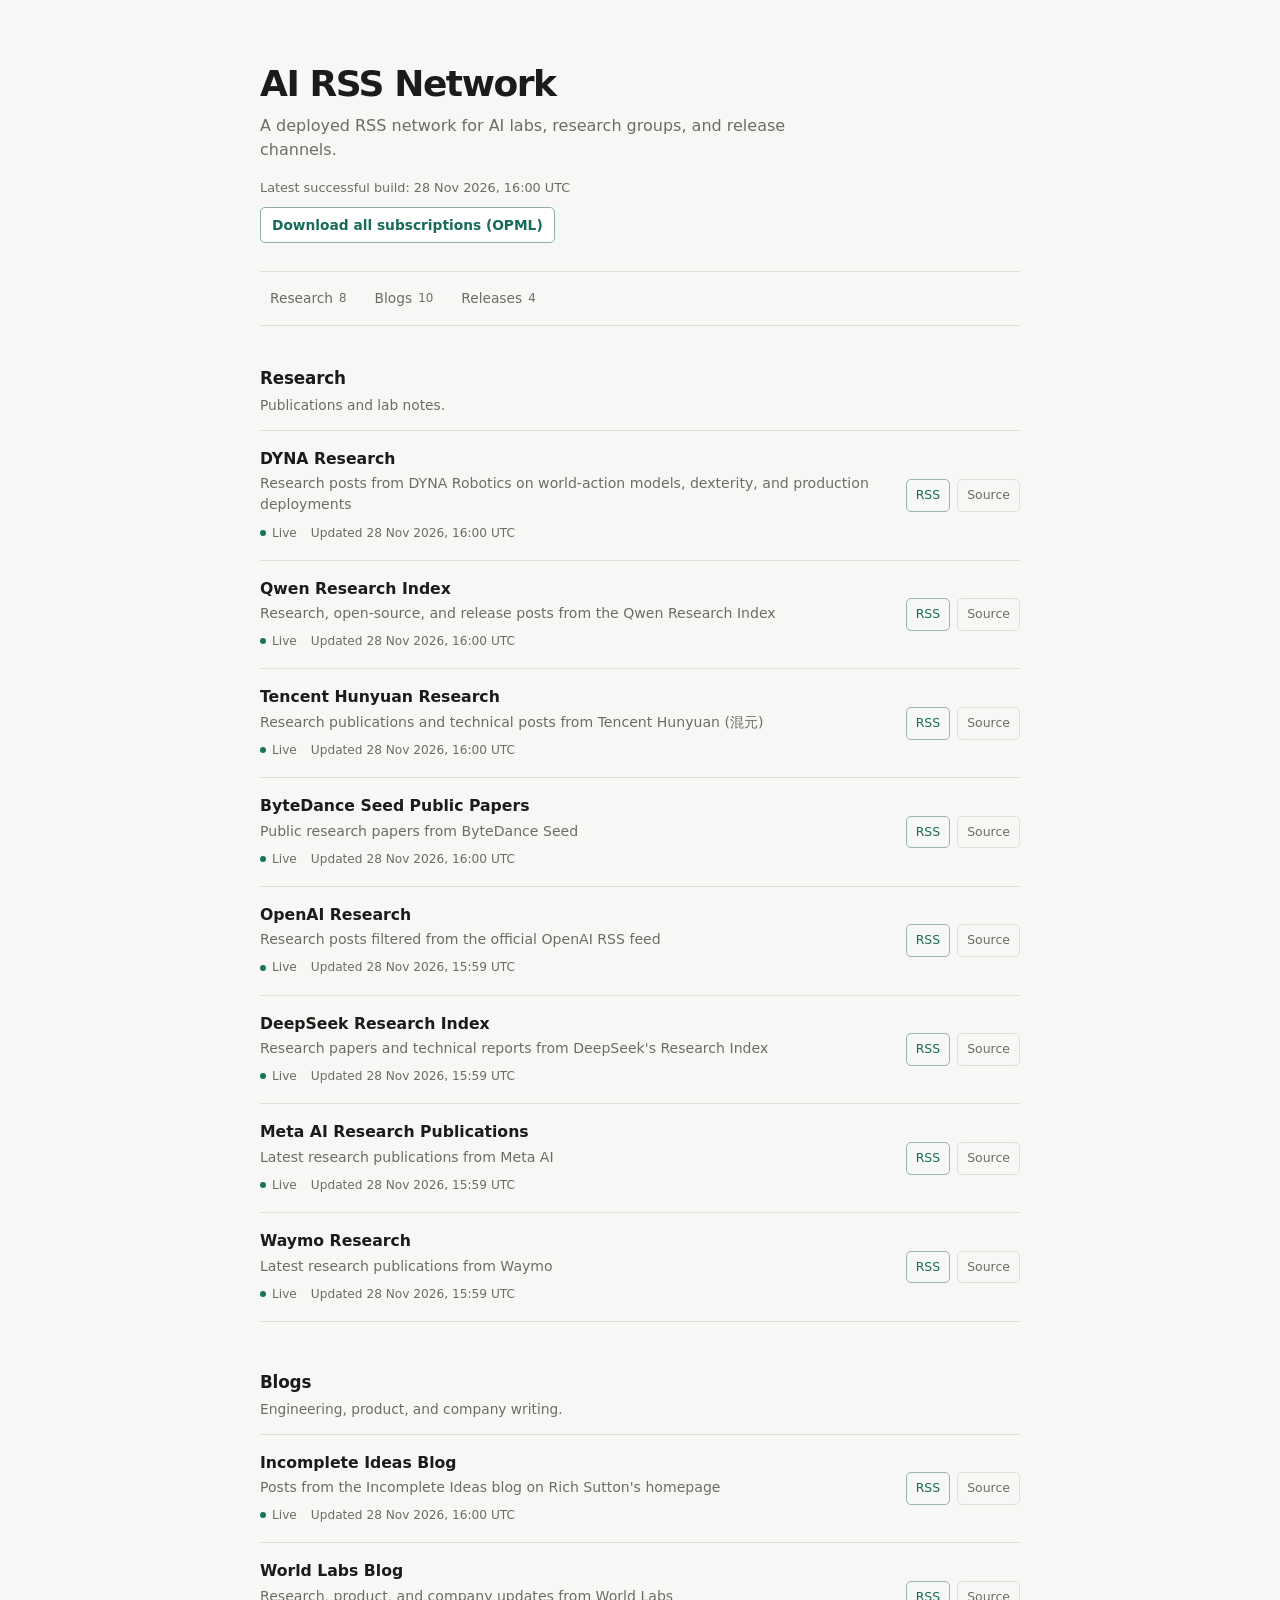
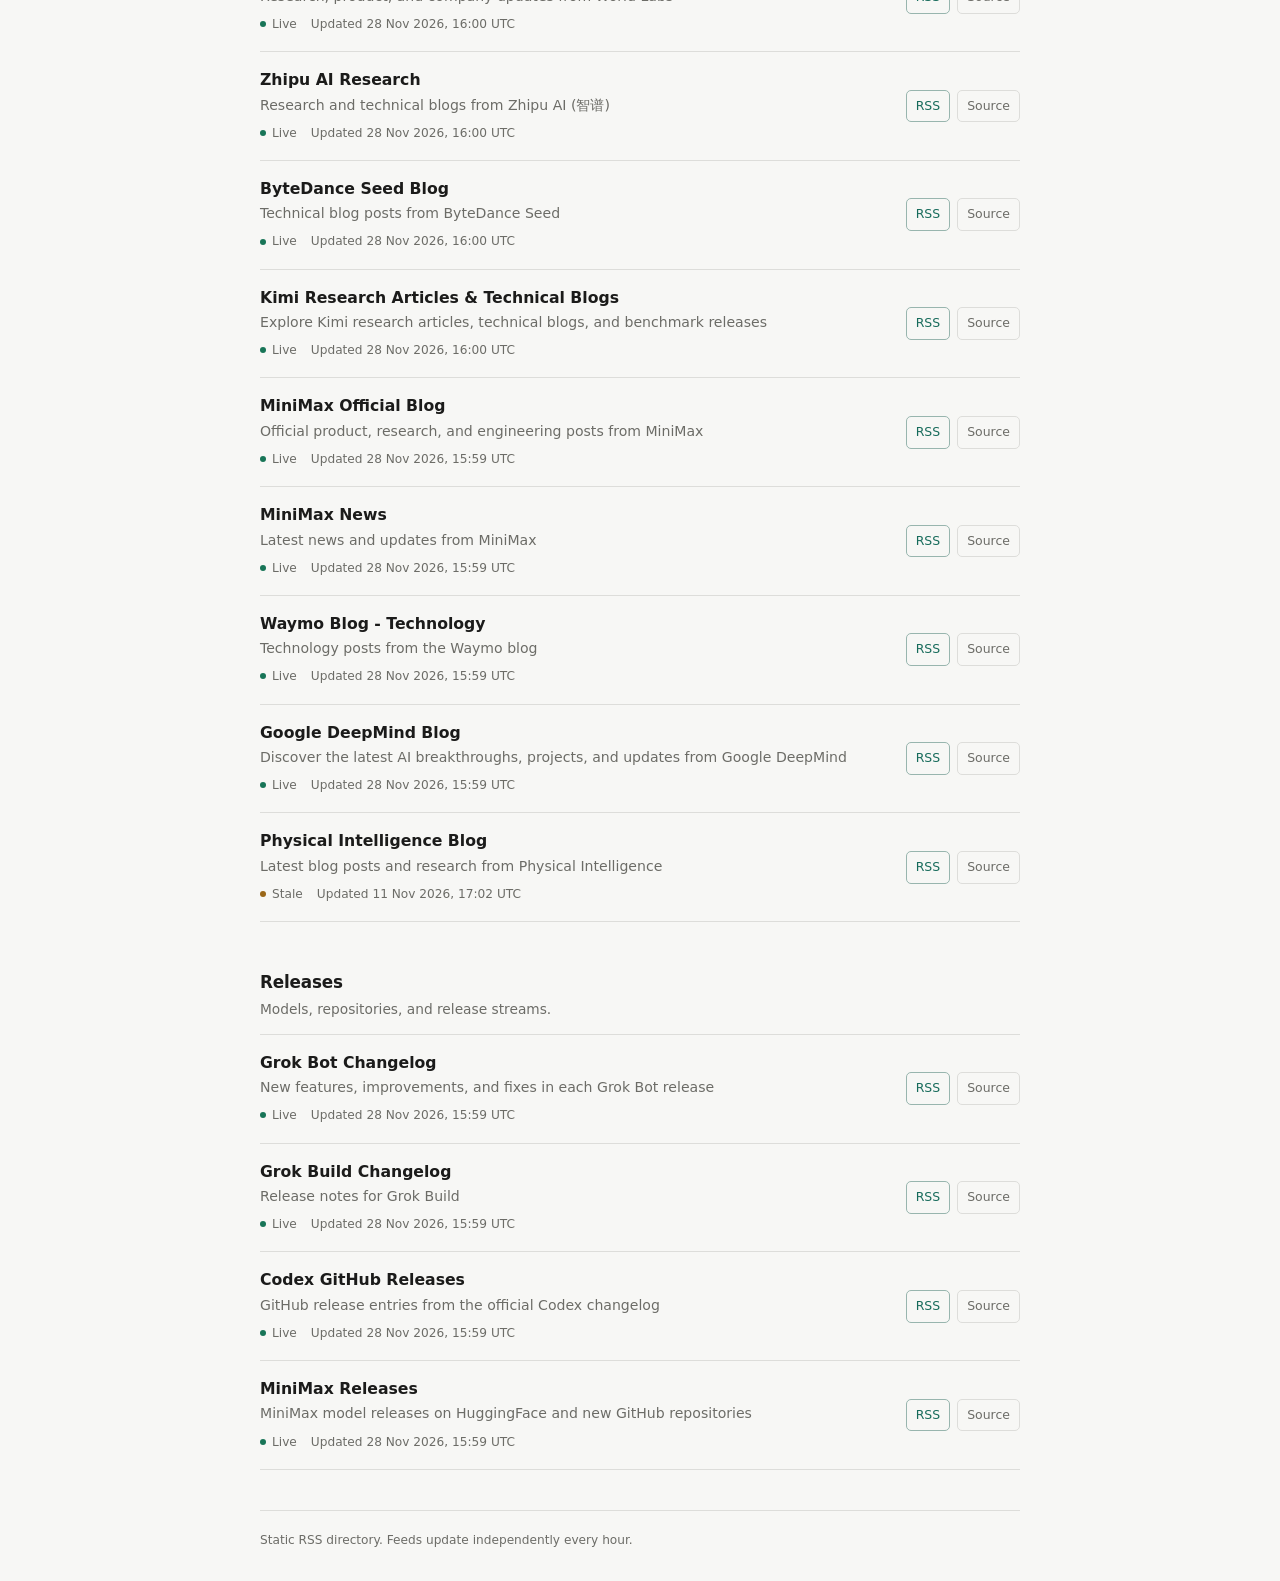
<file: index.html>
<!doctype html>
<html lang="en">
  <head>
    <meta charset="utf-8">
    <meta name="viewport" content="width=device-width, initial-scale=1">
    <title>AI RSS Network</title>
    <meta name="description" content="Browse and subscribe to curated RSS feeds for AI research publications, engineering blogs, and product release streams.">
    <link rel="canonical" href="https://yuanxianh.github.io/rss-feeds/">
    <link rel="alternate" type="text/x-opml" title="All subscriptions" href="subscriptions.opml">
    <link rel="icon" href="data:,">
    <link rel="stylesheet" href="assets/site.css">
  </head>
  <body>
    <a class="skip-link" href="#main-content">Skip to feeds</a>
    <main class="page" id="main-content">
      <header class="site-header">
        <a class="site-title" href="https://yuanxianh.github.io/rss-feeds/">AI RSS Network</a>
        <p>A deployed RSS network for AI labs, research groups, and release channels.</p>
        <p class="last-build">Latest successful build: 28 Nov 2026, 16:00 UTC</p>
        <p class="subscribe-all"><a href="subscriptions.opml" download="subscriptions.opml">Download all subscriptions (OPML)</a></p>
      </header>

      <nav class="section-nav" aria-label="Feed categories">
        <a href="#section-research">Research<span>8</span></a><a href="#section-blogs">Blogs<span>10</span></a><a href="#section-releases">Releases<span>4</span></a>
      </nav>

      <div class="sections">
        
      <section class="feed-section" id="section-research" aria-labelledby="heading-research">
        <header class="section-heading">
          <h2 id="heading-research">Research</h2>
          <p>Publications and lab notes.</p>
        </header>
        <div class="feed-list">
          <article class="feed is-live" id="feed-research-dyna-research">
            <div class="feed-copy">
              <h3>DYNA Research</h3>
              <p>Research posts from DYNA Robotics on world-action models, dexterity, and production deployments</p>
              <div class="feed-meta">
                <span class="status"><span class="status-dot" aria-hidden="true"></span>Live</span>
                <span>Updated <time datetime="2026-11-28T16:00:20+00:00">28 Nov 2026, 16:00 UTC</time></span>
              </div>
            </div>
            <div class="feed-actions"><a class="action action-primary" href="dyna_research.xml">RSS</a><a class="action" href="https://www.dyna.co/research" rel="noopener">Source</a></div>
          </article>
          <article class="feed is-live" id="feed-research-qwen-research">
            <div class="feed-copy">
              <h3>Qwen Research Index</h3>
              <p>Research, open-source, and release posts from the Qwen Research Index</p>
              <div class="feed-meta">
                <span class="status"><span class="status-dot" aria-hidden="true"></span>Live</span>
                <span>Updated <time datetime="2026-11-28T16:00:14+00:00">28 Nov 2026, 16:00 UTC</time></span>
              </div>
            </div>
            <div class="feed-actions"><a class="action action-primary" href="qwen_research.xml">RSS</a><a class="action" href="https://qwen.ai/research" rel="noopener">Source</a></div>
          </article>
          <article class="feed is-live" id="feed-research-hunyuan-research">
            <div class="feed-copy">
              <h3>Tencent Hunyuan Research</h3>
              <p>Research publications and technical posts from Tencent Hunyuan (混元)</p>
              <div class="feed-meta">
                <span class="status"><span class="status-dot" aria-hidden="true"></span>Live</span>
                <span>Updated <time datetime="2026-11-28T16:00:13+00:00">28 Nov 2026, 16:00 UTC</time></span>
              </div>
            </div>
            <div class="feed-actions"><a class="action action-primary" href="hunyuan_research.xml">RSS</a><a class="action" href="https://hy.tencent.com/research" rel="noopener">Source</a></div>
          </article>
          <article class="feed is-live" id="feed-research-seed-papers">
            <div class="feed-copy">
              <h3>ByteDance Seed Public Papers</h3>
              <p>Public research papers from ByteDance Seed</p>
              <div class="feed-meta">
                <span class="status"><span class="status-dot" aria-hidden="true"></span>Live</span>
                <span>Updated <time datetime="2026-11-28T16:00:05+00:00">28 Nov 2026, 16:00 UTC</time></span>
              </div>
            </div>
            <div class="feed-actions"><a class="action action-primary" href="seed_papers.xml">RSS</a><a class="action" href="https://seed.bytedance.com/zh/public_papers" rel="noopener">Source</a></div>
          </article>
          <article class="feed is-live" id="feed-research-openai-research-only">
            <div class="feed-copy">
              <h3>OpenAI Research</h3>
              <p>Research posts filtered from the official OpenAI RSS feed</p>
              <div class="feed-meta">
                <span class="status"><span class="status-dot" aria-hidden="true"></span>Live</span>
                <span>Updated <time datetime="2026-11-28T15:59:25+00:00">28 Nov 2026, 15:59 UTC</time></span>
              </div>
            </div>
            <div class="feed-actions"><a class="action action-primary" href="openai_research_only.xml">RSS</a><a class="action" href="https://openai.com/news" rel="noopener">Source</a></div>
          </article>
          <article class="feed is-live" id="feed-research-deepseek-research">
            <div class="feed-copy">
              <h3>DeepSeek Research Index</h3>
              <p>Research papers and technical reports from DeepSeek&#x27;s Research Index</p>
              <div class="feed-meta">
                <span class="status"><span class="status-dot" aria-hidden="true"></span>Live</span>
                <span>Updated <time datetime="2026-11-28T15:59:24+00:00">28 Nov 2026, 15:59 UTC</time></span>
              </div>
            </div>
            <div class="feed-actions"><a class="action action-primary" href="deepseek_research.xml">RSS</a><a class="action" href="https://www.deepseek.com/news/" rel="noopener">Source</a></div>
          </article>
          <article class="feed is-live" id="feed-research-meta-ai-research">
            <div class="feed-copy">
              <h3>Meta AI Research Publications</h3>
              <p>Latest research publications from Meta AI</p>
              <div class="feed-meta">
                <span class="status"><span class="status-dot" aria-hidden="true"></span>Live</span>
                <span>Updated <time datetime="2026-11-28T15:59:24+00:00">28 Nov 2026, 15:59 UTC</time></span>
              </div>
            </div>
            <div class="feed-actions"><a class="action action-primary" href="meta_ai_research.xml">RSS</a><a class="action" href="https://ai.meta.com/results/?content_types%5B0%5D=publication" rel="noopener">Source</a></div>
          </article>
          <article class="feed is-live" id="feed-research-waymo-research">
            <div class="feed-copy">
              <h3>Waymo Research</h3>
              <p>Latest research publications from Waymo</p>
              <div class="feed-meta">
                <span class="status"><span class="status-dot" aria-hidden="true"></span>Live</span>
                <span>Updated <time datetime="2026-11-28T15:59:20+00:00">28 Nov 2026, 15:59 UTC</time></span>
              </div>
            </div>
            <div class="feed-actions"><a class="action action-primary" href="waymo_research.xml">RSS</a><a class="action" href="https://waymo.com/intl/zh-cn/research/" rel="noopener">Source</a></div>
          </article></div>
      </section>
      <section class="feed-section" id="section-blogs" aria-labelledby="heading-blogs">
        <header class="section-heading">
          <h2 id="heading-blogs">Blogs</h2>
          <p>Engineering, product, and company writing.</p>
        </header>
        <div class="feed-list">
          <article class="feed is-live" id="feed-blogs-incompleteideas-blog">
            <div class="feed-copy">
              <h3>Incomplete Ideas Blog</h3>
              <p>Posts from the Incomplete Ideas blog on Rich Sutton&#x27;s homepage</p>
              <div class="feed-meta">
                <span class="status"><span class="status-dot" aria-hidden="true"></span>Live</span>
                <span>Updated <time datetime="2026-11-28T16:00:19+00:00">28 Nov 2026, 16:00 UTC</time></span>
              </div>
            </div>
            <div class="feed-actions"><a class="action action-primary" href="incompleteideas_blog.xml">RSS</a><a class="action" href="http://www.incompleteideas.net/" rel="noopener">Source</a></div>
          </article>
          <article class="feed is-live" id="feed-blogs-worldlabs-blog">
            <div class="feed-copy">
              <h3>World Labs Blog</h3>
              <p>Research, product, and company updates from World Labs</p>
              <div class="feed-meta">
                <span class="status"><span class="status-dot" aria-hidden="true"></span>Live</span>
                <span>Updated <time datetime="2026-11-28T16:00:19+00:00">28 Nov 2026, 16:00 UTC</time></span>
              </div>
            </div>
            <div class="feed-actions"><a class="action action-primary" href="worldlabs_blog.xml">RSS</a><a class="action" href="https://www.worldlabs.ai/blog" rel="noopener">Source</a></div>
          </article>
          <article class="feed is-live" id="feed-blogs-zhipu-research">
            <div class="feed-copy">
              <h3>Zhipu AI Research</h3>
              <p>Research and technical blogs from Zhipu AI (智谱)</p>
              <div class="feed-meta">
                <span class="status"><span class="status-dot" aria-hidden="true"></span>Live</span>
                <span>Updated <time datetime="2026-11-28T16:00:09+00:00">28 Nov 2026, 16:00 UTC</time></span>
              </div>
            </div>
            <div class="feed-actions"><a class="action action-primary" href="zhipu_research.xml">RSS</a><a class="action" href="https://www.zhipuai.cn/zh/research" rel="noopener">Source</a></div>
          </article>
          <article class="feed is-live" id="feed-blogs-seed-blog">
            <div class="feed-copy">
              <h3>ByteDance Seed Blog</h3>
              <p>Technical blog posts from ByteDance Seed</p>
              <div class="feed-meta">
                <span class="status"><span class="status-dot" aria-hidden="true"></span>Live</span>
                <span>Updated <time datetime="2026-11-28T16:00:04+00:00">28 Nov 2026, 16:00 UTC</time></span>
              </div>
            </div>
            <div class="feed-actions"><a class="action action-primary" href="seed_blog.xml">RSS</a><a class="action" href="https://seed.bytedance.com/zh/blog" rel="noopener">Source</a></div>
          </article>
          <article class="feed is-live" id="feed-blogs-kimi-blog">
            <div class="feed-copy">
              <h3>Kimi Research Articles &amp; Technical Blogs</h3>
              <p>Explore Kimi research articles, technical blogs, and benchmark releases</p>
              <div class="feed-meta">
                <span class="status"><span class="status-dot" aria-hidden="true"></span>Live</span>
                <span>Updated <time datetime="2026-11-28T16:00:02+00:00">28 Nov 2026, 16:00 UTC</time></span>
              </div>
            </div>
            <div class="feed-actions"><a class="action action-primary" href="kimi_blog.xml">RSS</a><a class="action" href="https://www.kimi.ai/blog/" rel="noopener">Source</a></div>
          </article>
          <article class="feed is-live" id="feed-blogs-minimax-official-blog">
            <div class="feed-copy">
              <h3>MiniMax Official Blog</h3>
              <p>Official product, research, and engineering posts from MiniMax</p>
              <div class="feed-meta">
                <span class="status"><span class="status-dot" aria-hidden="true"></span>Live</span>
                <span>Updated <time datetime="2026-11-28T15:59:52+00:00">28 Nov 2026, 15:59 UTC</time></span>
              </div>
            </div>
            <div class="feed-actions"><a class="action action-primary" href="minimax_official_blog.xml">RSS</a><a class="action" href="https://www.minimax.io/blog" rel="noopener">Source</a></div>
          </article>
          <article class="feed is-live" id="feed-blogs-minimax-blog">
            <div class="feed-copy">
              <h3>MiniMax News</h3>
              <p>Latest news and updates from MiniMax</p>
              <div class="feed-meta">
                <span class="status"><span class="status-dot" aria-hidden="true"></span>Live</span>
                <span>Updated <time datetime="2026-11-28T15:59:43+00:00">28 Nov 2026, 15:59 UTC</time></span>
              </div>
            </div>
            <div class="feed-actions"><a class="action action-primary" href="minimax_blog.xml">RSS</a><a class="action" href="https://www.minimax.io/news" rel="noopener">Source</a></div>
          </article>
          <article class="feed is-live" id="feed-blogs-waymo-blog-tech">
            <div class="feed-copy">
              <h3>Waymo Blog - Technology</h3>
              <p>Technology posts from the Waymo blog</p>
              <div class="feed-meta">
                <span class="status"><span class="status-dot" aria-hidden="true"></span>Live</span>
                <span>Updated <time datetime="2026-11-28T15:59:26+00:00">28 Nov 2026, 15:59 UTC</time></span>
              </div>
            </div>
            <div class="feed-actions"><a class="action action-primary" href="waymo_blog_tech.xml">RSS</a><a class="action" href="https://waymo.com/blog/search/?t=Technology" rel="noopener">Source</a></div>
          </article>
          <article class="feed is-live" id="feed-blogs-deepmind-blog">
            <div class="feed-copy">
              <h3>Google DeepMind Blog</h3>
              <p>Discover the latest AI breakthroughs, projects, and updates from Google DeepMind</p>
              <div class="feed-meta">
                <span class="status"><span class="status-dot" aria-hidden="true"></span>Live</span>
                <span>Updated <time datetime="2026-11-28T15:59:19+00:00">28 Nov 2026, 15:59 UTC</time></span>
              </div>
            </div>
            <div class="feed-actions"><a class="action action-primary" href="deepmind_blog.xml">RSS</a><a class="action" href="https://deepmind.google/blog/" rel="noopener">Source</a></div>
          </article>
          <article class="feed is-stale" id="feed-blogs-pi-blog">
            <div class="feed-copy">
              <h3>Physical Intelligence Blog</h3>
              <p>Latest blog posts and research from Physical Intelligence</p>
              <div class="feed-meta">
                <span class="status"><span class="status-dot" aria-hidden="true"></span>Stale</span>
                <span>Updated <time datetime="2026-11-11T17:02:52+00:00">11 Nov 2026, 17:02 UTC</time></span>
              </div>
            </div>
            <div class="feed-actions"><a class="action action-primary" href="pi_blog.xml">RSS</a><a class="action" href="https://www.pi.website/" rel="noopener">Source</a></div>
          </article></div>
      </section>
      <section class="feed-section" id="section-releases" aria-labelledby="heading-releases">
        <header class="section-heading">
          <h2 id="heading-releases">Releases</h2>
          <p>Models, repositories, and release streams.</p>
        </header>
        <div class="feed-list">
          <article class="feed is-live" id="feed-releases-grok-bot-changelog">
            <div class="feed-copy">
              <h3>Grok Bot Changelog</h3>
              <p>New features, improvements, and fixes in each Grok Bot release</p>
              <div class="feed-meta">
                <span class="status"><span class="status-dot" aria-hidden="true"></span>Live</span>
                <span>Updated <time datetime="2026-11-28T15:59:55+00:00">28 Nov 2026, 15:59 UTC</time></span>
              </div>
            </div>
            <div class="feed-actions"><a class="action action-primary" href="grok_bot_changelog.xml">RSS</a><a class="action" href="https://x.ai/changelog/bot" rel="noopener">Source</a></div>
          </article>
          <article class="feed is-live" id="feed-releases-grok-build-changelog">
            <div class="feed-copy">
              <h3>Grok Build Changelog</h3>
              <p>Release notes for Grok Build</p>
              <div class="feed-meta">
                <span class="status"><span class="status-dot" aria-hidden="true"></span>Live</span>
                <span>Updated <time datetime="2026-11-28T15:59:55+00:00">28 Nov 2026, 15:59 UTC</time></span>
              </div>
            </div>
            <div class="feed-actions"><a class="action action-primary" href="grok_build_changelog.xml">RSS</a><a class="action" href="https://x.ai/changelog/build" rel="noopener">Source</a></div>
          </article>
          <article class="feed is-live" id="feed-releases-codex-github-releases">
            <div class="feed-copy">
              <h3>Codex GitHub Releases</h3>
              <p>GitHub release entries from the official Codex changelog</p>
              <div class="feed-meta">
                <span class="status"><span class="status-dot" aria-hidden="true"></span>Live</span>
                <span>Updated <time datetime="2026-11-28T15:59:54+00:00">28 Nov 2026, 15:59 UTC</time></span>
              </div>
            </div>
            <div class="feed-actions"><a class="action action-primary" href="codex_github_releases.xml">RSS</a><a class="action" href="https://developers.openai.com/codex/changelog#github-release" rel="noopener">Source</a></div>
          </article>
          <article class="feed is-live" id="feed-releases-minimax-releases">
            <div class="feed-copy">
              <h3>MiniMax Releases</h3>
              <p>MiniMax model releases on HuggingFace and new GitHub repositories</p>
              <div class="feed-meta">
                <span class="status"><span class="status-dot" aria-hidden="true"></span>Live</span>
                <span>Updated <time datetime="2026-11-28T15:59:53+00:00">28 Nov 2026, 15:59 UTC</time></span>
              </div>
            </div>
            <div class="feed-actions"><a class="action action-primary" href="minimax_releases.xml">RSS</a><a class="action" href="https://huggingface.co/MiniMaxAI" rel="noopener">Source</a></div>
          </article></div>
      </section>
      </div>

      <footer>
        Static RSS directory. Feeds update independently every hour.
      </footer>
    </main>
  </body>
</html>
</file>
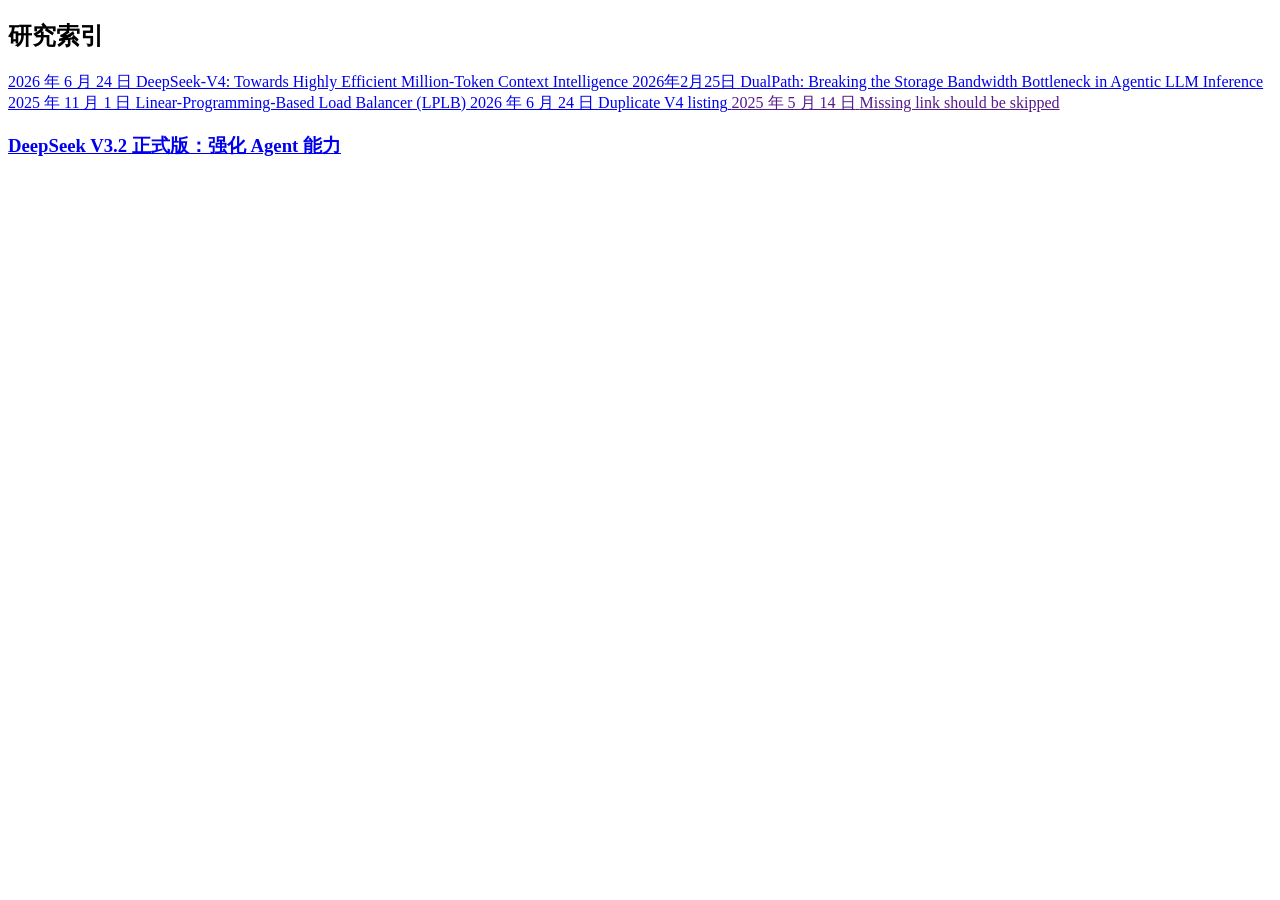
<file: tests/fixtures/deepseek_news_index.html>
<!doctype html>
<html lang="zh">
  <body>
    <h2>研究索引</h2>
    <a class="ds-research-item" href="https://arxiv.org/abs/2606.19348">
      <span class="ds-research-date">2026 年 6 月 24 日</span>
      <span class="ds-research-title">DeepSeek-V4: Towards Highly Efficient Million-Token Context Intelligence</span>
    </a>
    <a class="ds-research-item" href="/abs/2602.21548">
      <span class="ds-research-date">2026年2月25日</span>
      <span class="ds-research-title">DualPath: Breaking the Storage Bandwidth Bottleneck in Agentic LLM Inference</span>
    </a>
    <a class="ds-research-item" href="https://github.com/deepseek-ai/LPLB">
      <span class="ds-research-date">2025 年 11 月 1 日</span>
      <span class="ds-research-title">Linear-Programming-Based Load Balancer (LPLB)</span>
    </a>
    <a class="ds-research-item" href="https://arxiv.org/abs/2606.19348">
      <span class="ds-research-date">2026 年 6 月 24 日</span>
      <span class="ds-research-title">Duplicate V4 listing</span>
    </a>
    <a class="ds-research-item" href="">
      <span class="ds-research-date">2025 年 5 月 14 日</span>
      <span class="ds-research-title">Missing link should be skipped</span>
    </a>
    <a class="ds-news-list-item" href="/news/deepseek-v3-2/">
      <h3>DeepSeek V3.2 正式版：强化 Agent 能力</h3>
    </a>
  </body>
</html>
</file>
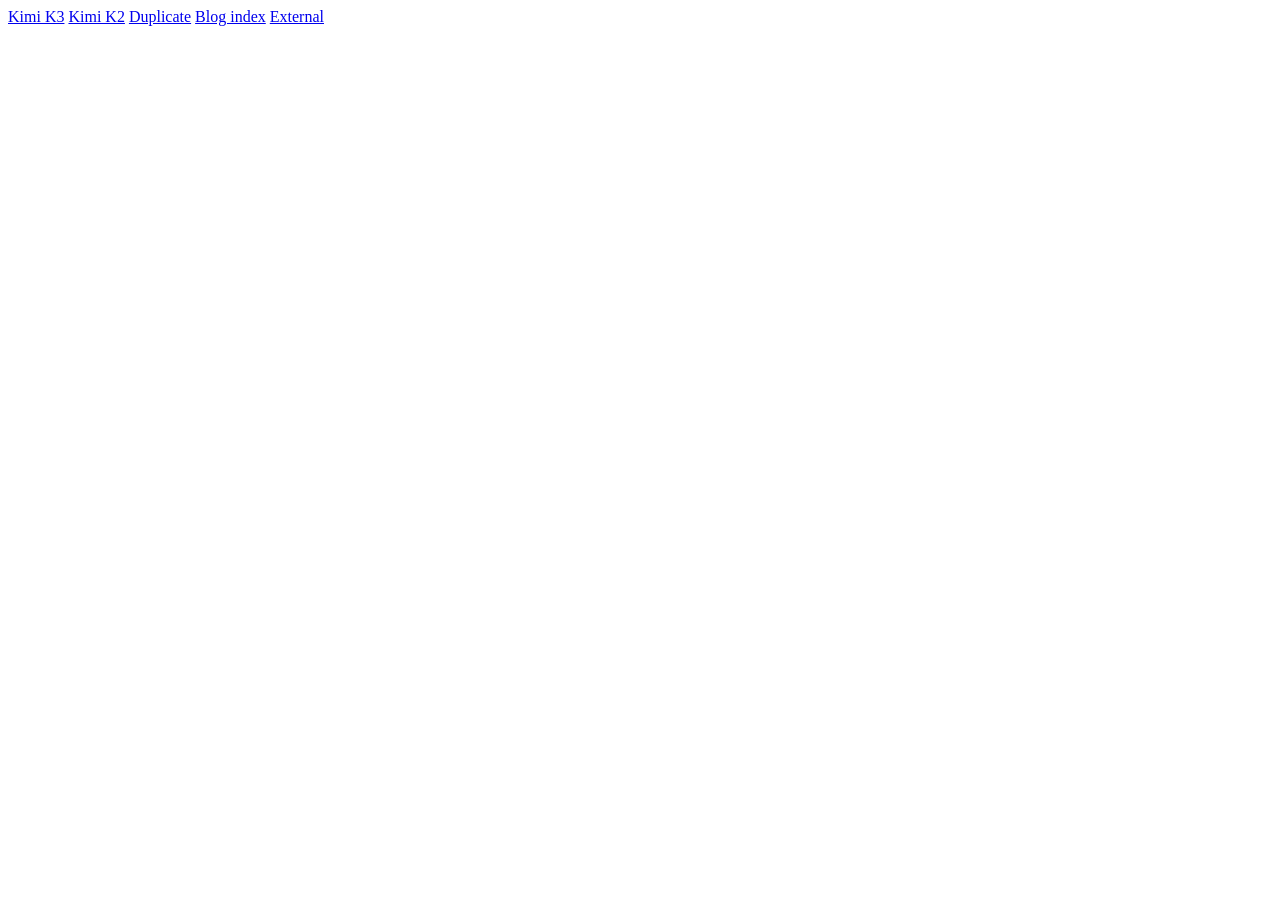
<file: tests/fixtures/kimi_blog_index.html>
<!doctype html>
<html>
  <body>
    <a href="/blog/kimi-k3">Kimi K3</a>
    <a href="https://www.kimi.ai/blog/kimi-k2?ref=home">Kimi K2</a>
    <a href="/blog/kimi-k3">Duplicate</a>
    <a href="/blog/">Blog index</a>
    <a href="https://example.com/blog/not-kimi">External</a>
    <script>self.__next_f.push([1,"more at \\/blog\\/kimi-k1"]);</script>
  </body>
</html>
</file>
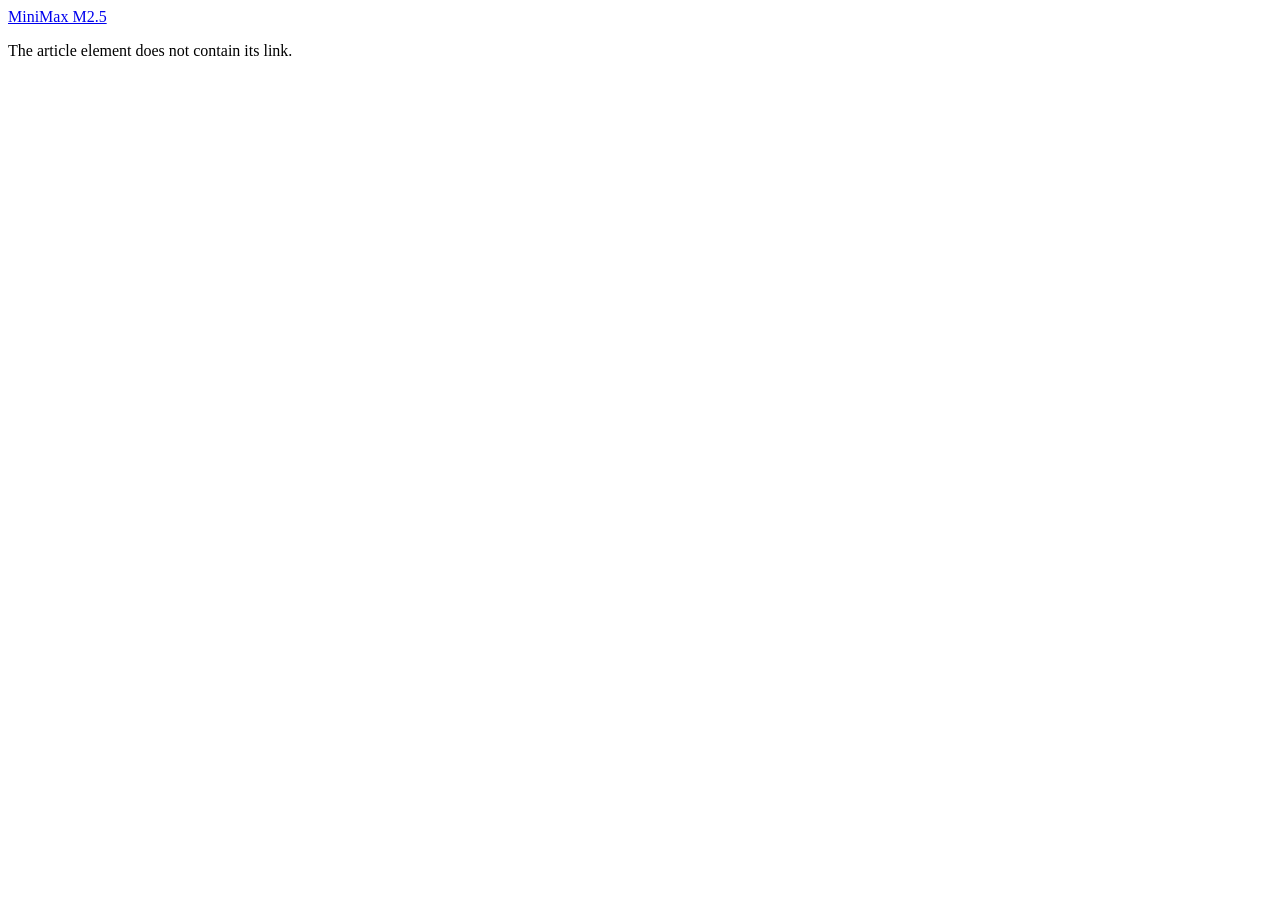
<file: tests/fixtures/minimax_blog_index.html>
<!doctype html>
<html>
  <body>
    <div class="post-card"><a href="/blog/minimax-m2-5">MiniMax M2.5</a></div>
    <article><p>The article element does not contain its link.</p></article>
    <script id="__NEXT_DATA__" type="application/json">
      {"props":{"posts":[{"url":"/blog/agent-native-memory"}]}}
    </script>
    <script>self.__next_f.push([1,"\\/blog\\/speech-02-release"]);</script>
  </body>
</html>
</file>
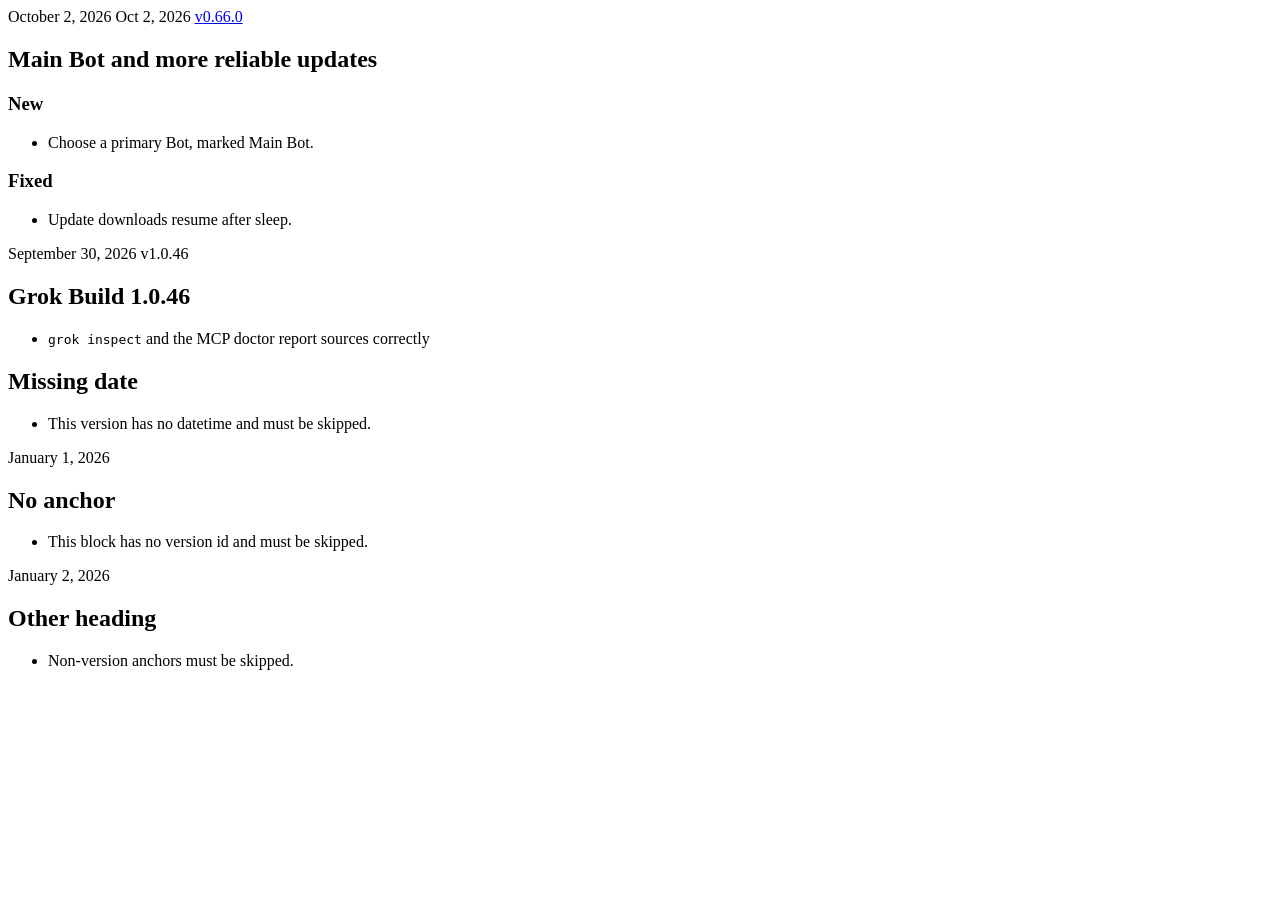
<file: tests/fixtures/xai_changelog.html>
<!DOCTYPE html>
<html>
<body>
  <main>
    <article>
      <div>
        <time datetime="2026-10-02">
          <span>October 2, 2026</span>
          <span>Oct 2, 2026</span>
        </time>
        <a href="#v0.66.0">v<!-- -->0.66.0</a>
      </div>
      <div>
        <h2 id="v0.66.0">Main Bot and more reliable updates</h2>
        <section>
          <h3>New</h3>
          <ul>
            <li>
              <span aria-hidden="true"></span>
              <span>Choose a primary Bot, marked Main Bot.</span>
            </li>
          </ul>
        </section>
        <section>
          <h3>Fixed</h3>
          <ul>
            <li>
              <span>Update downloads resume after sleep.</span>
            </li>
          </ul>
        </section>
      </div>
    </article>
    <article>
      <div>
        <time datetime="2026-09-30">September 30, 2026</time>
        <span>v1.0.46</span>
      </div>
      <div>
        <h2 id="v1.0.46-2026-09-30">Grok Build<!-- --> 1.0.46</h2>
        <ul>
          <li>
            <span aria-hidden="true"></span>
            <span><code>grok inspect</code> and the MCP doctor report sources correctly</span>
          </li>
        </ul>
      </div>
    </article>
    <article>
      <div>
        <h2 id="v0.1.0">Missing date</h2>
        <ul><li>This version has no datetime and must be skipped.</li></ul>
      </div>
    </article>
    <article>
      <div>
        <time datetime="2026-01-01">January 1, 2026</time>
        <h2>No anchor</h2>
        <ul><li>This block has no version id and must be skipped.</li></ul>
      </div>
    </article>
    <article>
      <div>
        <time datetime="2026-01-02">January 2, 2026</time>
      </div>
      <div>
        <h2 id="not-a-version">Other heading</h2>
        <ul><li>Non-version anchors must be skipped.</li></ul>
      </div>
    </article>
  </main>
</body>
</html>
</file>
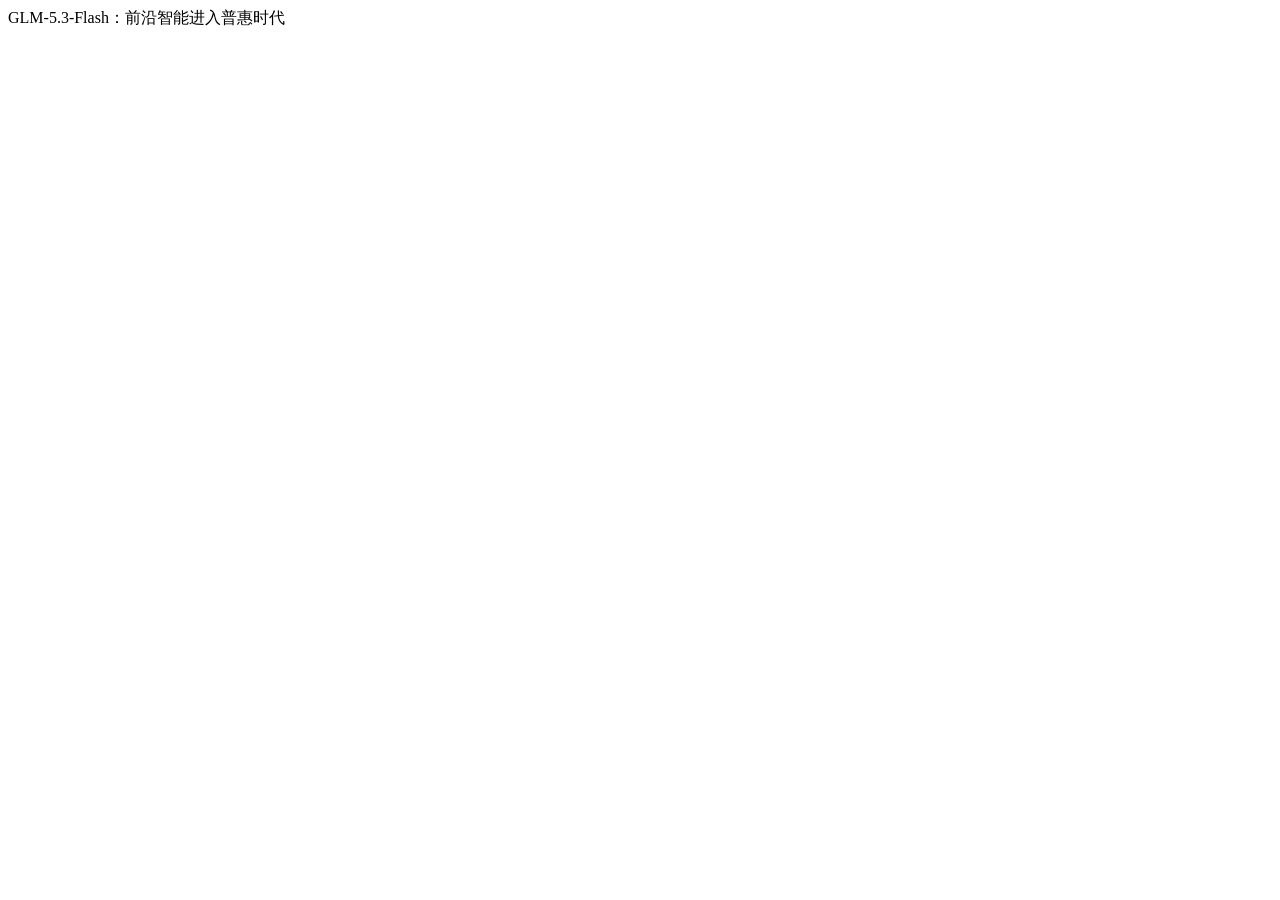
<file: tests/fixtures/zhipu_research_index.html>
<!doctype html>
<html>
  <body>
    <div>GLM-5.3-Flash：前沿智能进入普惠时代</div>
    <script>
      self.__next_f.push([1,"{\"id\":163,\"title_zh\":\"GLM-5.3-Flash：前沿智能进入普惠时代\",\"createAt\":\"2026-08-26T14:00:00.000Z\",\"category\":\"blog\",\"active\":true}"])
      self.__next_f.push([1,"{\"id\":162,\"title_zh\":\"GLM-5.3：前沿编程能力与涌现的网络安全能力\",\"category\":\"blog\",\"active\":true}"])
      self.__next_f.push([1,"{\"id\":152,\"title_zh\":\"智谱首份业绩报告发布\",\"category\":\"news\",\"active\":true}"])
      self.__next_f.push([1,"{\"id\":70,\"title_zh\":\"未上线的旧博客\",\"category\":\"blog\",\"active\":false}"])
      self.__next_f.push([1,"{\"id\":1064,\"alt\":\"cover image\"}"])
    </script>
  </body>
</html>
</file>
<file: assets/site.css>
:root {
  color-scheme: light dark;
  --background: #f7f7f5;
  --surface: #ffffff;
  --text: #1b1b1a;
  --muted: #6c6c67;
  --line: #ddddda;
  --accent: #176b5b;
  --live: #187557;
  --stale: #9a6718;
  --unavailable: #8a4848;
}

* {
  box-sizing: border-box;
}

html {
  scroll-behavior: smooth;
}

body {
  margin: 0;
  background: var(--background);
  color: var(--text);
  font-family: Inter, ui-sans-serif, system-ui, -apple-system, BlinkMacSystemFont, "Segoe UI", sans-serif;
  line-height: 1.5;
}

a {
  color: inherit;
}

a:focus-visible {
  outline: 3px solid var(--accent);
  outline-offset: 3px;
  border-radius: 2px;
}

.skip-link {
  position: fixed;
  z-index: 10;
  top: 12px;
  left: 12px;
  padding: 8px 12px;
  background: var(--text);
  color: var(--surface);
  transform: translateY(-160%);
}

.skip-link:focus {
  transform: translateY(0);
}

.page {
  width: min(760px, calc(100% - 40px));
  margin: 0 auto;
  padding: 64px 0 32px;
}

.site-header {
  padding-bottom: 28px;
}

.site-title {
  display: inline-block;
  color: var(--text);
  font-size: clamp(1.65rem, 5vw, 2.25rem);
  font-weight: 720;
  letter-spacing: -0.04em;
  line-height: 1.1;
  text-decoration: none;
}

.site-header > p {
  max-width: 56ch;
  margin: 10px 0 0;
  color: var(--muted);
}

.site-header .last-build {
  margin-top: 16px;
  font-size: 0.8rem;
}

.subscribe-all {
  margin: 16px 0 0;
}

.subscribe-all a {
  display: inline-block;
  padding: 7px 11px;
  border: 1px solid color-mix(in srgb, var(--accent) 40%, var(--line));
  border-radius: 5px;
  background: var(--surface);
  color: var(--accent);
  font-size: 0.86rem;
  font-weight: 600;
  text-decoration: none;
}

.subscribe-all a:hover {
  border-color: var(--accent);
}

.section-nav {
  display: flex;
  gap: 8px;
  padding: 10px 0;
  border-block: 1px solid var(--line);
}

.section-nav a {
  display: inline-flex;
  gap: 6px;
  align-items: center;
  padding: 6px 10px;
  border-radius: 999px;
  color: var(--muted);
  font-size: 0.86rem;
  text-decoration: none;
}

.section-nav a:hover {
  background: var(--surface);
  color: var(--text);
}

.section-nav span {
  font-size: 0.74rem;
  font-variant-numeric: tabular-nums;
}

.sections {
  display: grid;
  gap: 48px;
  padding: 40px 0;
}

.feed-section {
  scroll-margin-top: 20px;
}

.section-heading {
  margin-bottom: 14px;
}

.section-heading h2 {
  margin: 0;
  font-size: 1.05rem;
  letter-spacing: -0.01em;
}

.section-heading p {
  margin: 4px 0 0;
  color: var(--muted);
  font-size: 0.86rem;
}

.feed-list {
  border-top: 1px solid var(--line);
}

.feed {
  display: grid;
  grid-template-columns: minmax(0, 1fr) auto;
  gap: 24px;
  align-items: center;
  padding: 18px 0;
  border-bottom: 1px solid var(--line);
}

.feed h3 {
  margin: 0;
  font-size: 0.98rem;
  line-height: 1.3;
}

.feed-copy > p {
  margin: 4px 0 0;
  color: var(--muted);
  font-size: 0.88rem;
}

.feed-meta {
  display: flex;
  flex-wrap: wrap;
  gap: 6px 14px;
  margin-top: 8px;
  color: var(--muted);
  font-size: 0.76rem;
}

.status {
  display: inline-flex;
  gap: 6px;
  align-items: center;
}

.status-dot {
  width: 6px;
  height: 6px;
  border-radius: 50%;
  background: var(--live);
}

.is-stale .status-dot {
  background: var(--stale);
}

.is-unavailable .status-dot {
  background: var(--unavailable);
}

.feed-actions {
  display: flex;
  gap: 7px;
}

.action {
  padding: 6px 9px;
  border: 1px solid var(--line);
  border-radius: 5px;
  color: var(--muted);
  font-size: 0.78rem;
  text-decoration: none;
  white-space: nowrap;
}

.action:hover {
  border-color: var(--muted);
  color: var(--text);
}

.action-primary {
  border-color: color-mix(in srgb, var(--accent) 35%, var(--line));
  color: var(--accent);
}

.action.is-disabled {
  opacity: 0.55;
}

.empty {
  margin: 0;
  padding: 18px 0;
  border-block: 1px solid var(--line);
  color: var(--muted);
  font-size: 0.86rem;
}

footer {
  padding-top: 20px;
  border-top: 1px solid var(--line);
  color: var(--muted);
  font-size: 0.76rem;
}

@media (max-width: 620px) {
  .page {
    width: min(100% - 28px, 760px);
    padding-top: 40px;
  }

  .section-nav {
    overflow-x: auto;
  }

  .feed {
    grid-template-columns: 1fr;
    gap: 12px;
  }

  .feed-actions {
    justify-content: flex-start;
  }
}

@media (prefers-color-scheme: dark) {
  :root {
    --background: #171817;
    --surface: #222422;
    --text: #f1f2ef;
    --muted: #a7aaa4;
    --line: #363936;
    --accent: #72c9b5;
    --live: #6dc7a6;
    --stale: #d4a85f;
    --unavailable: #d28787;
  }
}

@media (prefers-reduced-motion: reduce) {
  html {
    scroll-behavior: auto;
  }
}
</file>
